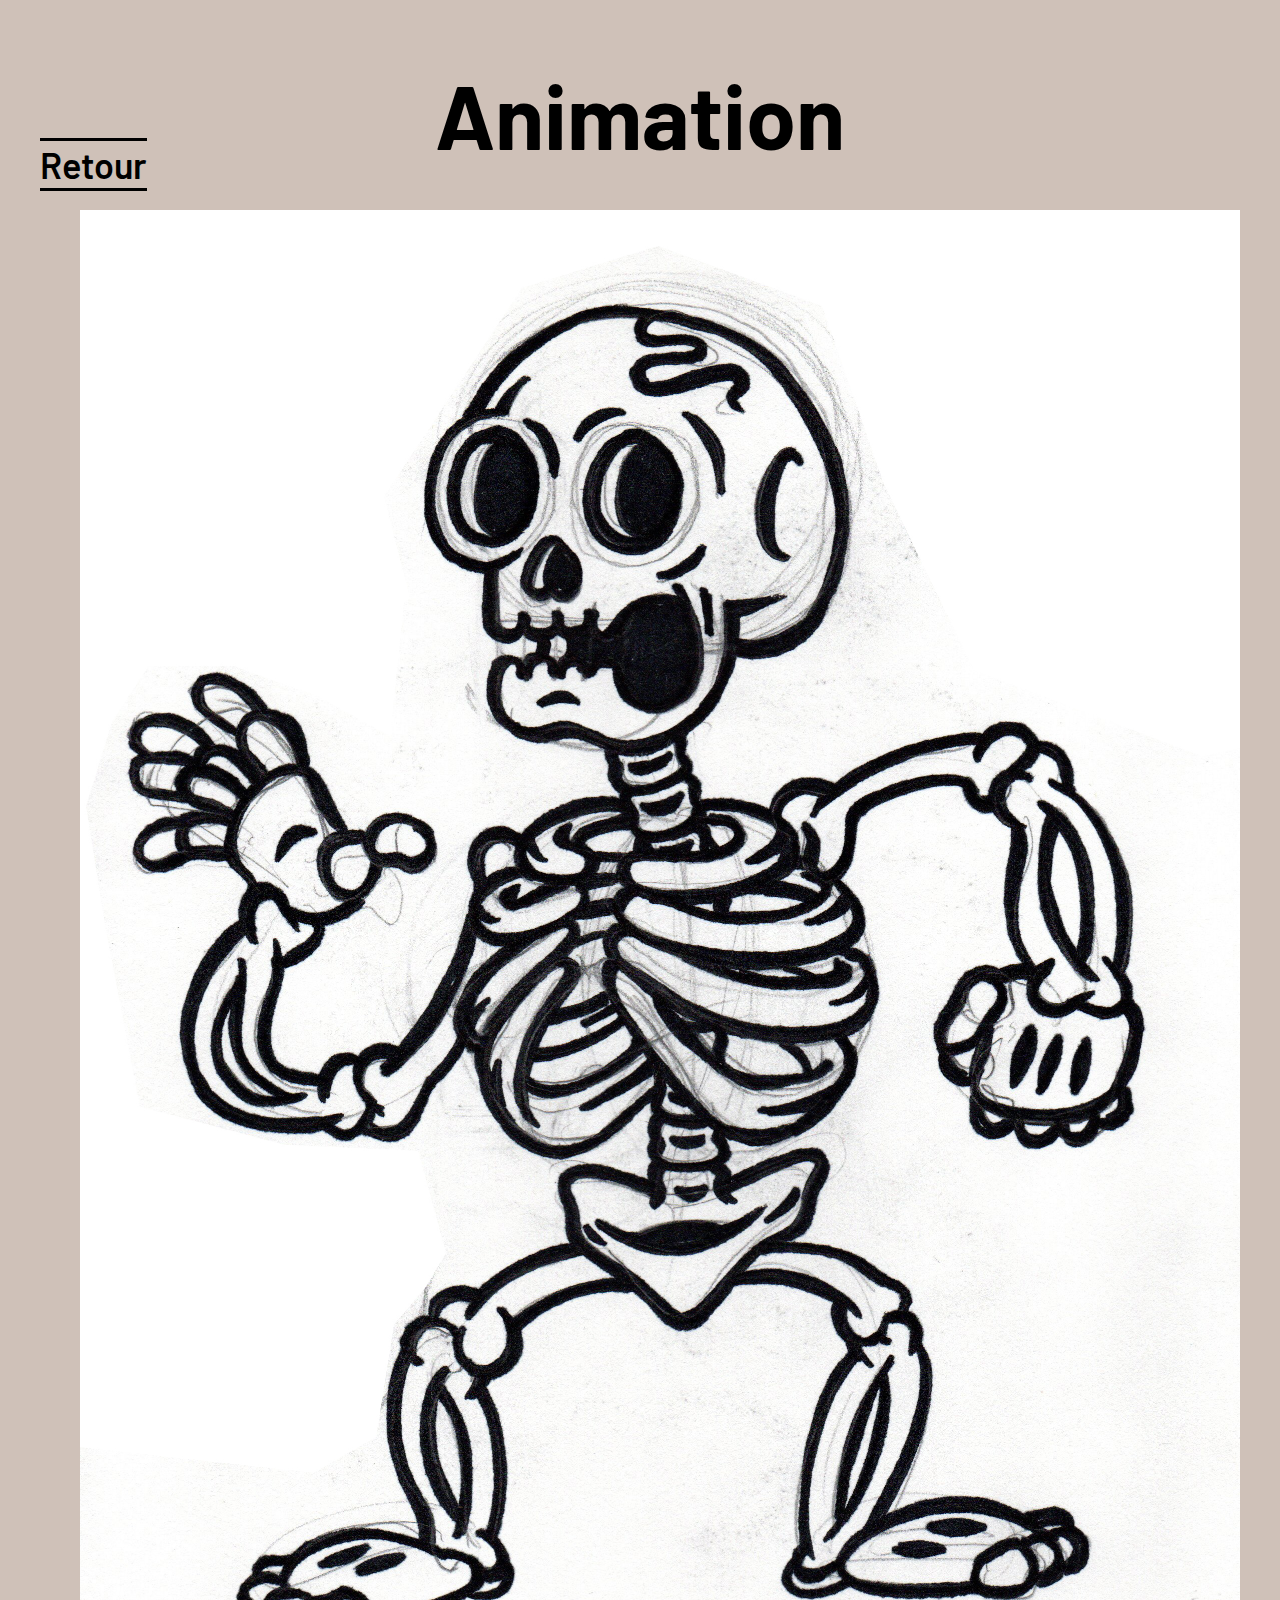
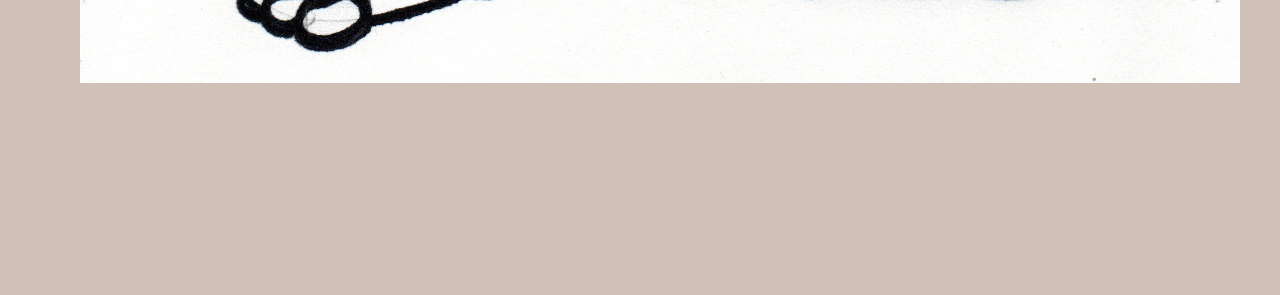
<file: Animation.html>
<!DOCTYPE html>
<html lang="en">
<head>
    <meta charset="UTF-8">
    <meta name="viewport" content="width=device-width, initial-scale=1.0">
    <title>Animation</title>
    <link rel="stylesheet" href="styles.css">
    <link rel="preconnect" href="https://fonts.googleapis.com">
    <link rel="preconnect" href="https://fonts.gstatic.com" crossorigin>
    <link href="https://fonts.googleapis.com/css2?family=Barlow:ital,wght@0,100;0,200;0,300;0,400;0,500;0,600;0,700;0,800;0,900;1,100;1,200;1,300;1,400;1,500;1,600;1,700;1,800;1,900" rel="stylesheet">
</head>
<body>
    <header class="header-style">
        <h1 class="center-title">Animation</h1>
        <nav class="nav-style">
            <ul>
                <li><a href="index.html">Retour</a></li>
            </ul>
        </nav>
    </header>
    <section class="images__section">
        <ul class="image__list">
            <li class="image-list__item"><img src="./assets/images/anim_03.jpg" alt="Bonie" /></li>
        </ul>
    </section>
</body>
</html>
</file>
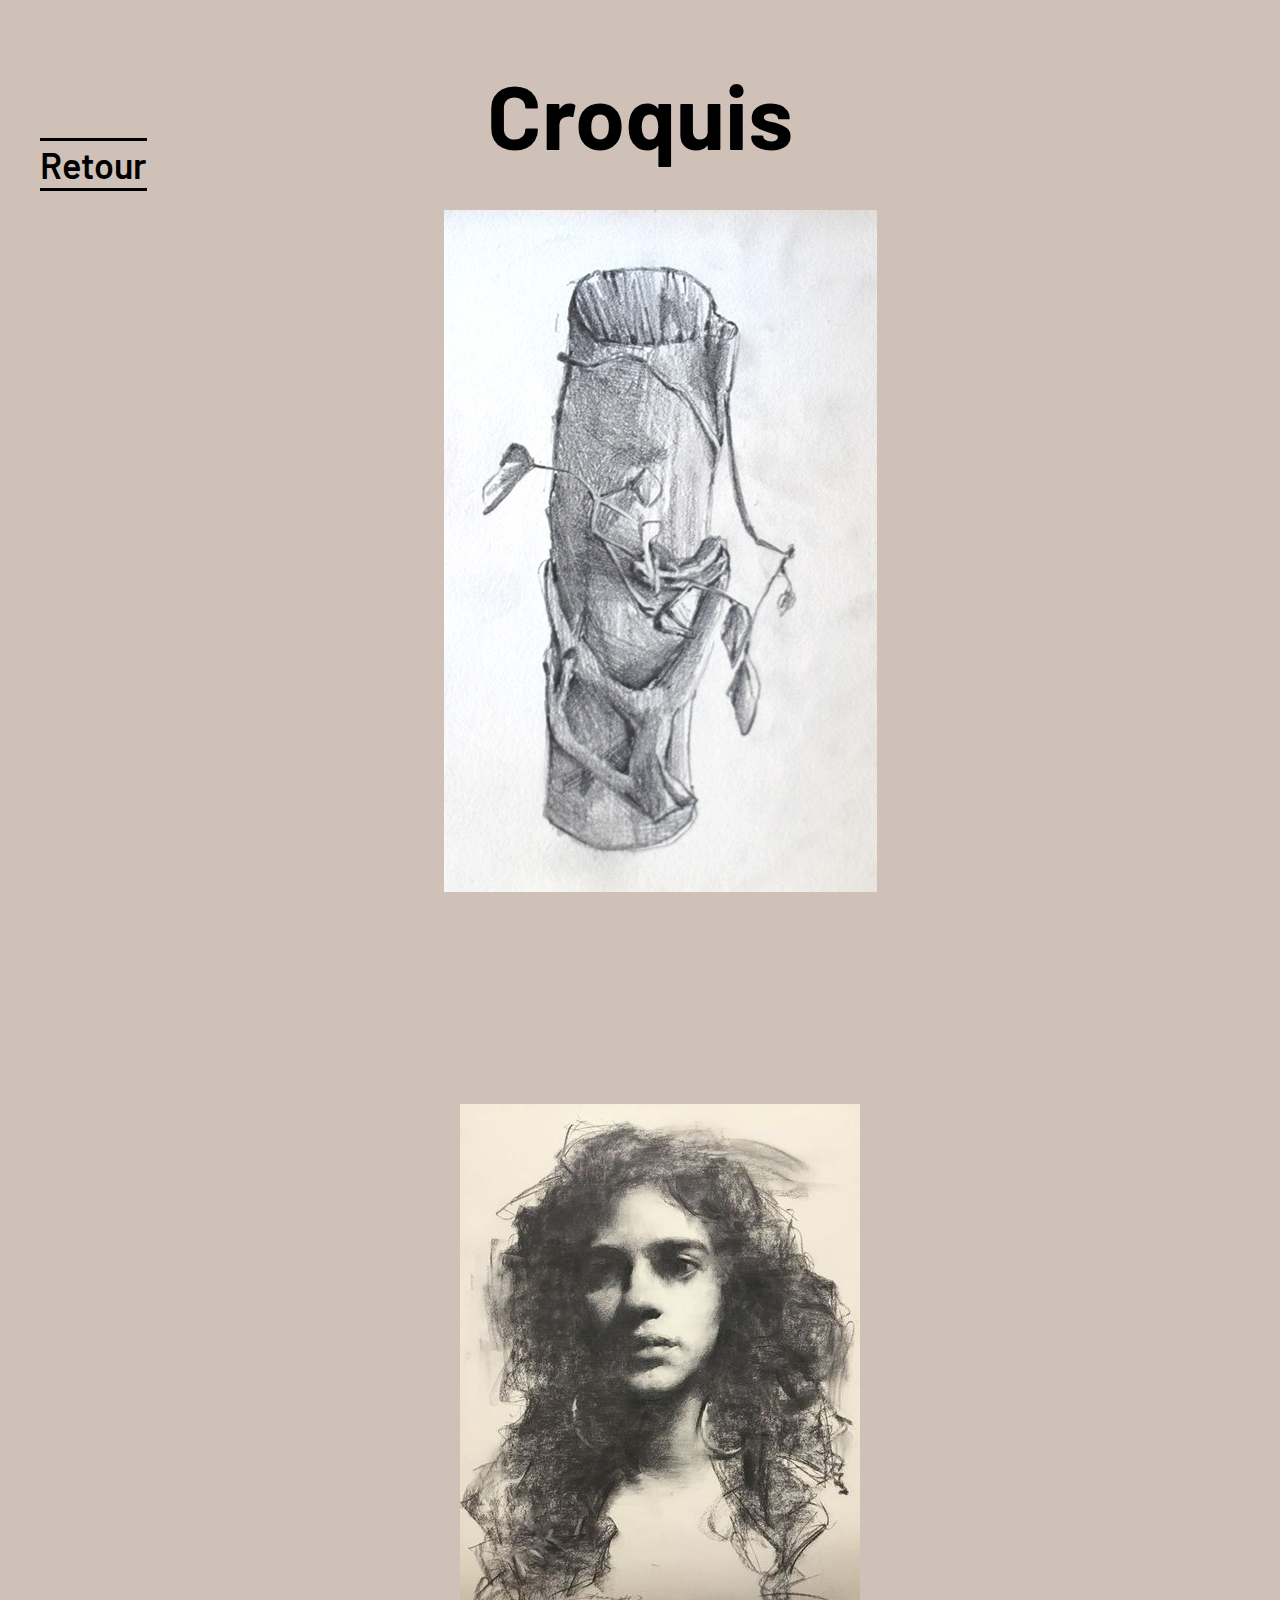
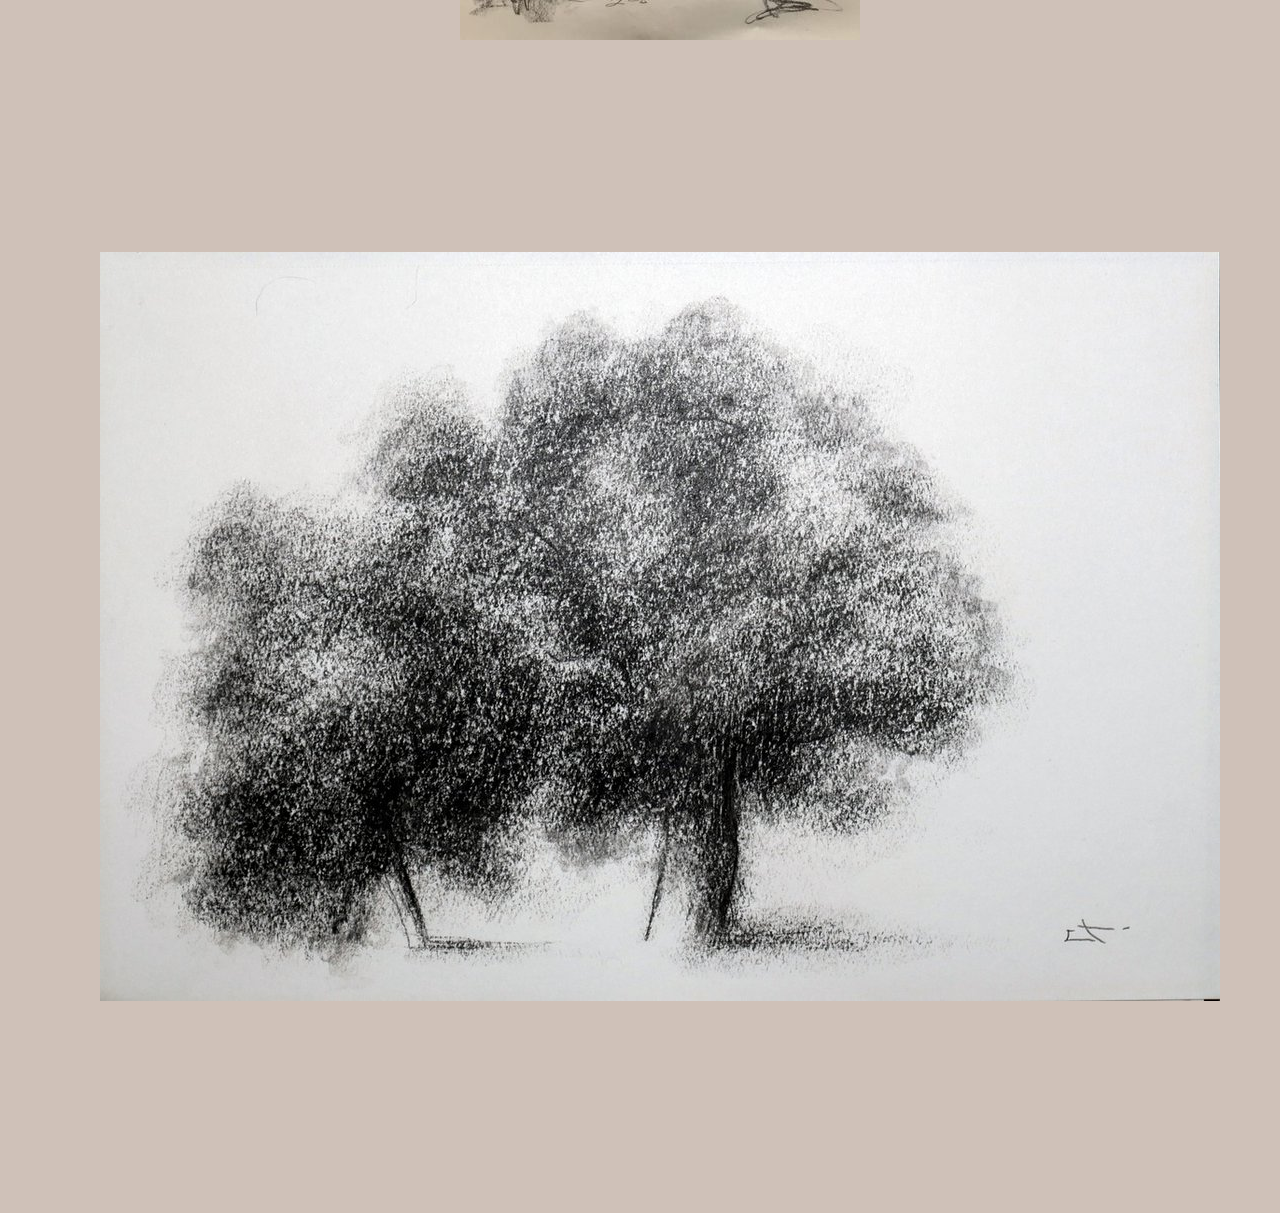
<file: Croquis.html>
<!DOCTYPE html>
<html lang="en">
<head>
    <meta charset="UTF-8">
    <meta name="viewport" content="width=device-width, initial-scale=1.0">
    <title>Croquis</title>
    <link rel="stylesheet" href="styles.css">
    <link rel="preconnect" href="https://fonts.googleapis.com">
    <link rel="preconnect" href="https://fonts.gstatic.com" crossorigin>
    <link href="https://fonts.googleapis.com/css2?family=Barlow:ital,wght@0,100;0,200;0,300;0,400;0,500;0,600;0,700;0,800;0,900;1,100;1,200;1,300;1,400;1,500;1,600;1,700;1,800;1,900" rel="stylesheet">
</head>
<body>
    <header class="header-style">
        <h1 class="center-title">Croquis</h1>
        <nav class="nav-style">
            <ul>
                <li><a href="index.html">Retour</a></li>
            </ul>
        </nav>
    </header>
    <section class="images__section">
        <ul class="image__list">
            <li class="image-list__item"><img src="./assets/images/fusain_00.jpg" alt="Un beau bout de bois au fusain" /></li>
            <li class="image-list__item"><img src="./assets/images/fusain_01.jpg" alt="un beau portrait au fusain" /></li>
            <li class="image-list__item"><img src="./assets/images/fusain_02.jpg" alt="un bel arbre au fusain" /></li>
        </ul>
    </section>
</body>
</html>
</file>
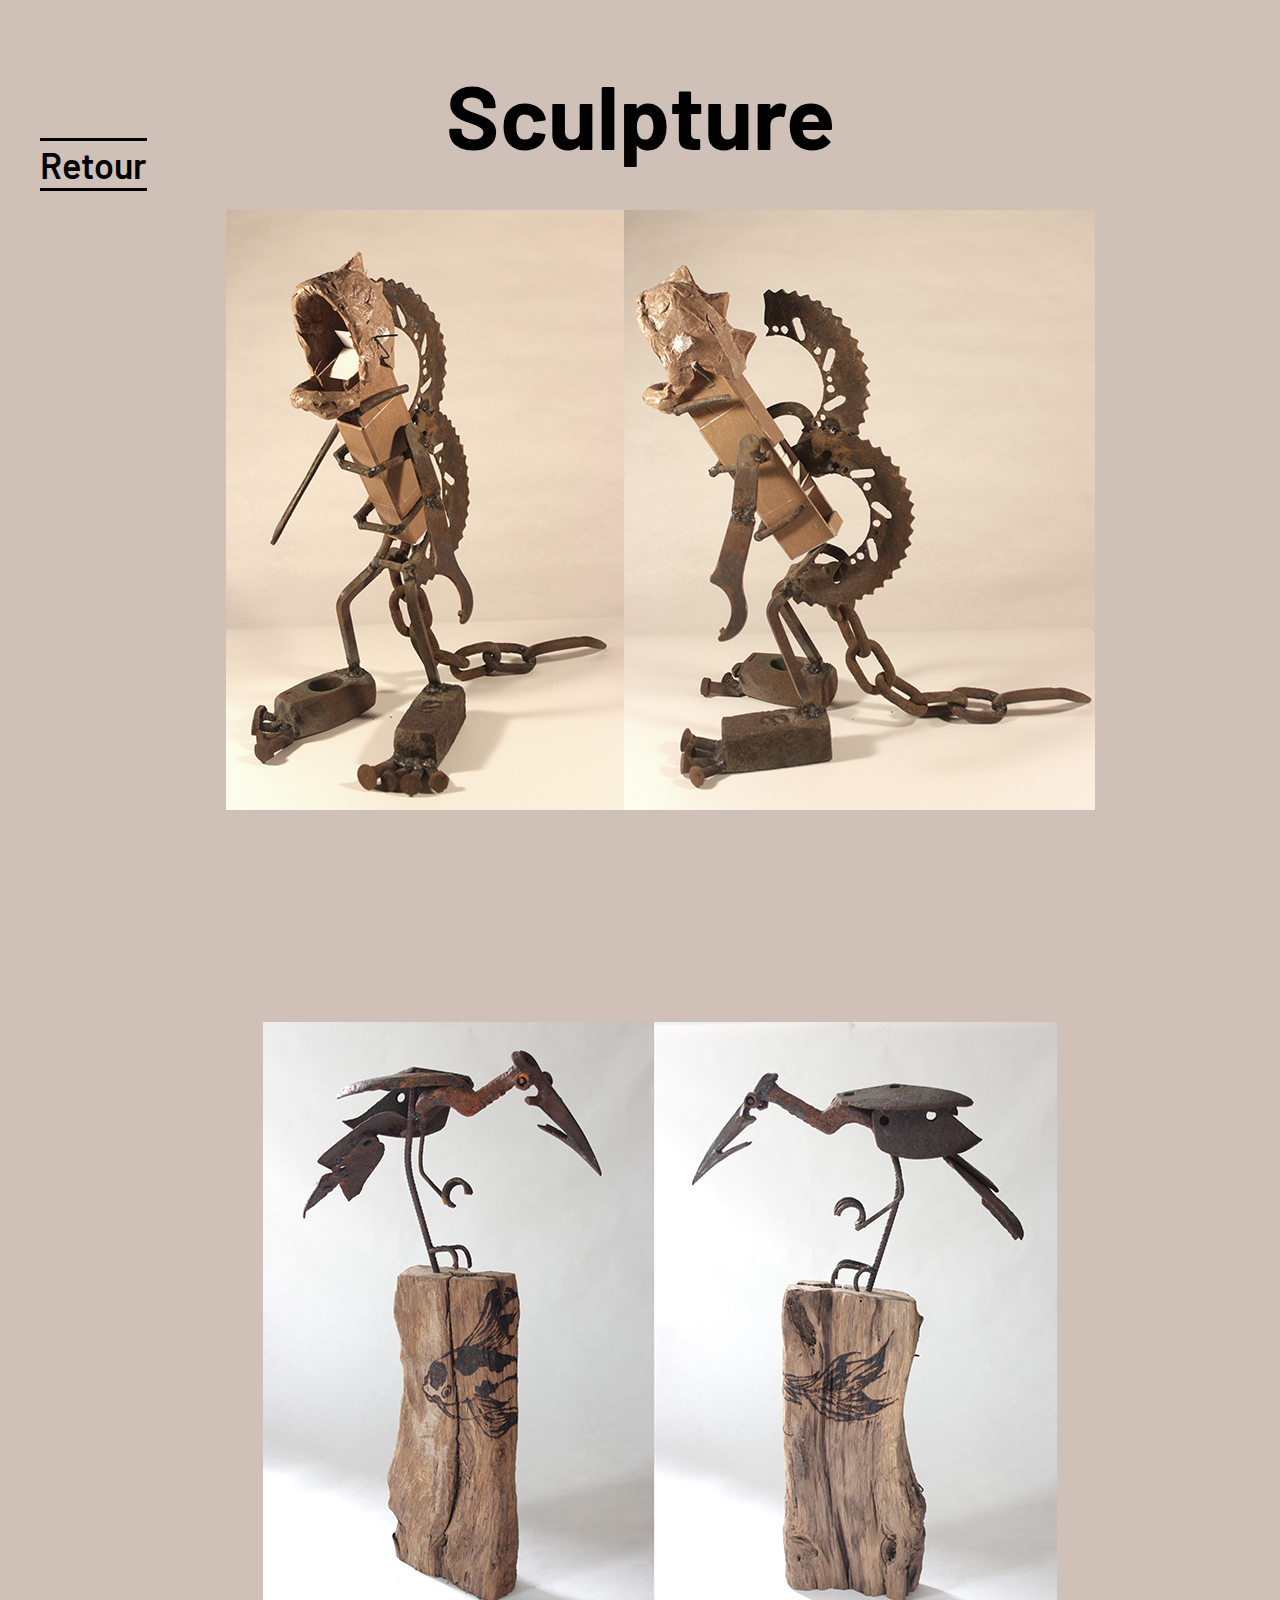
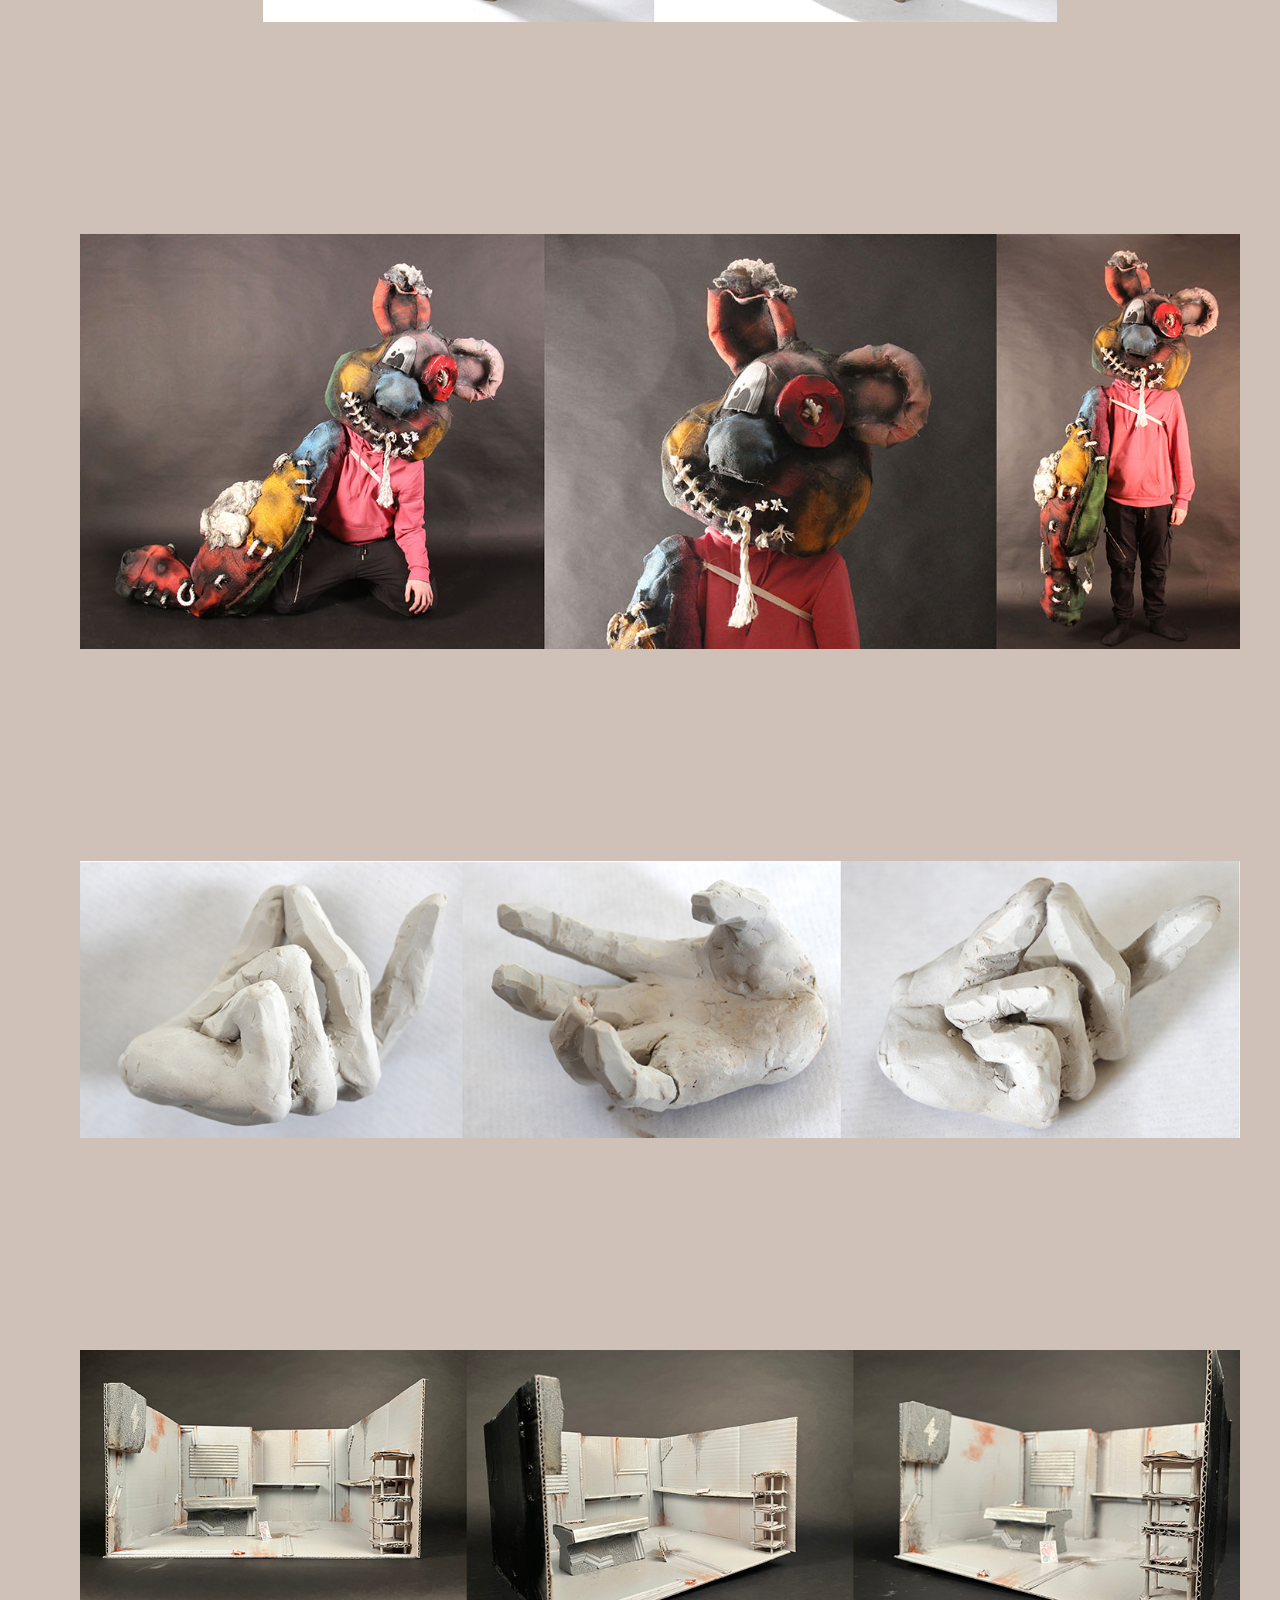
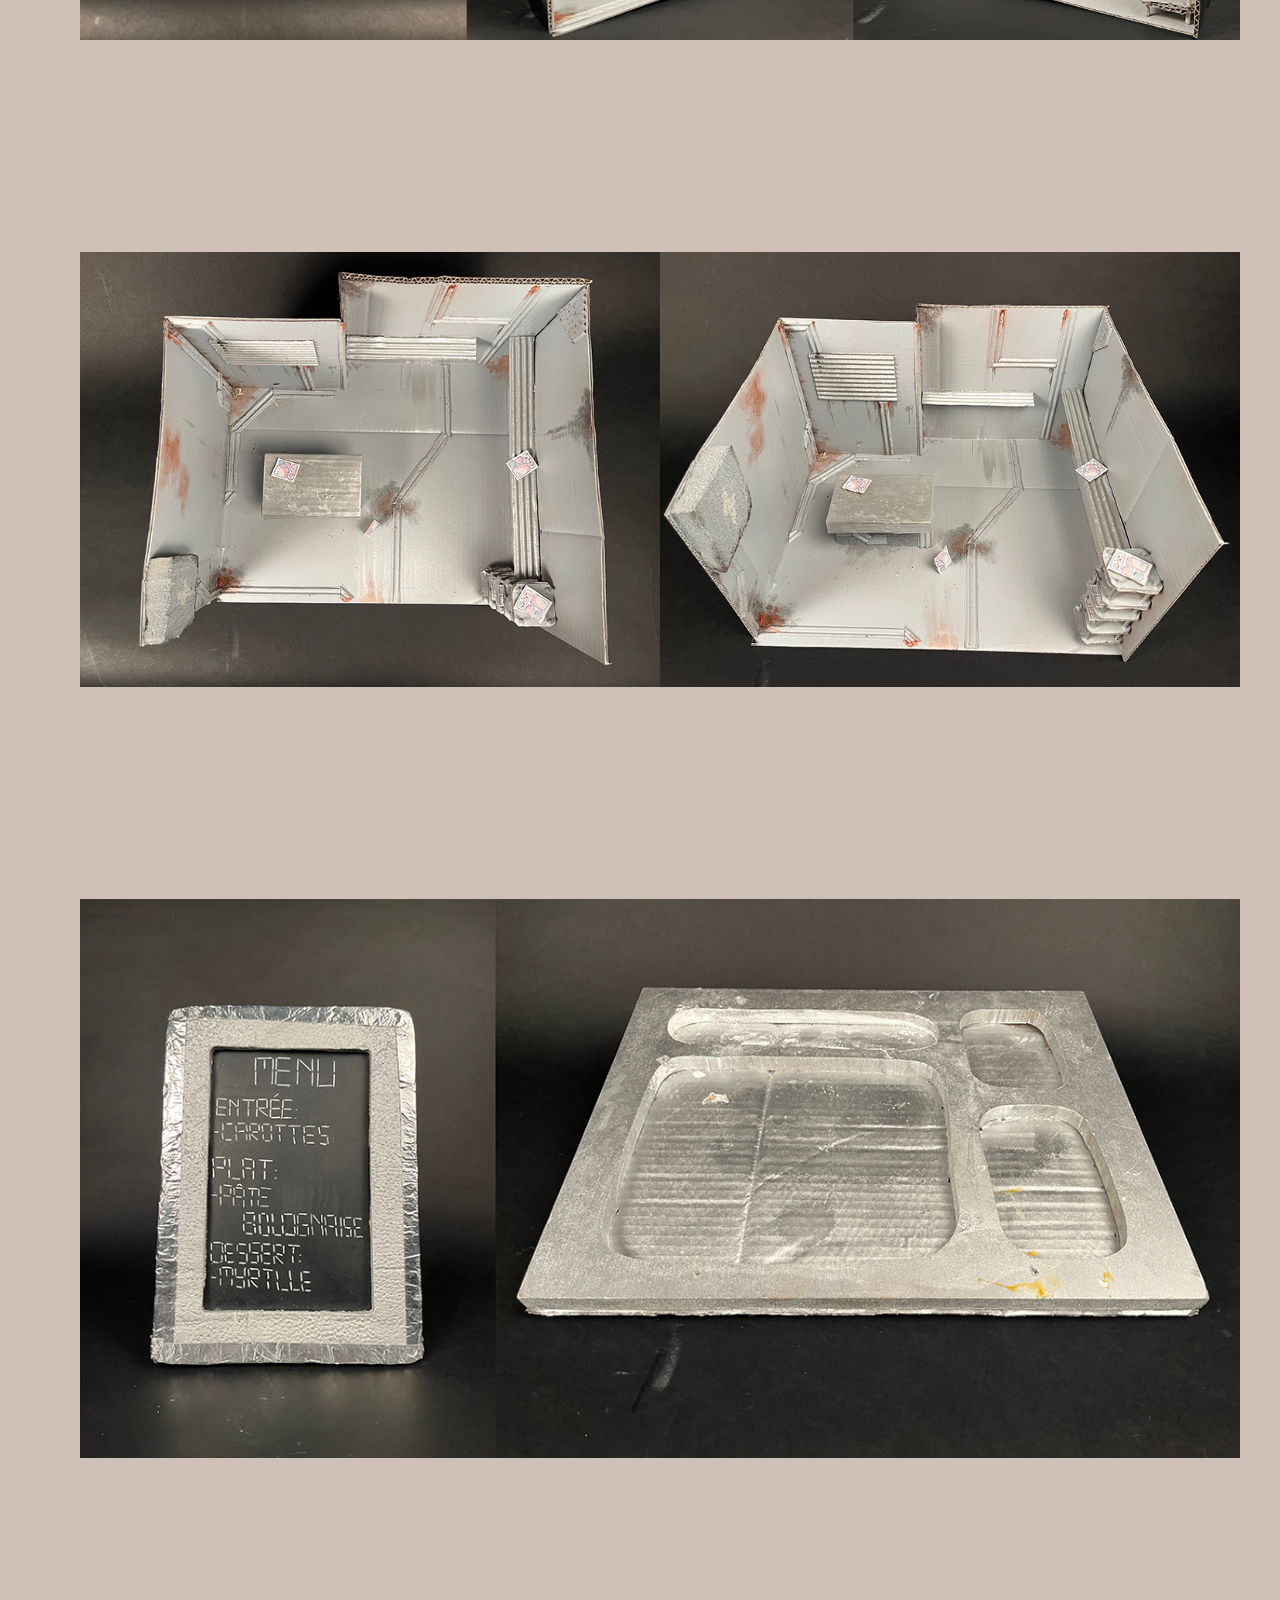
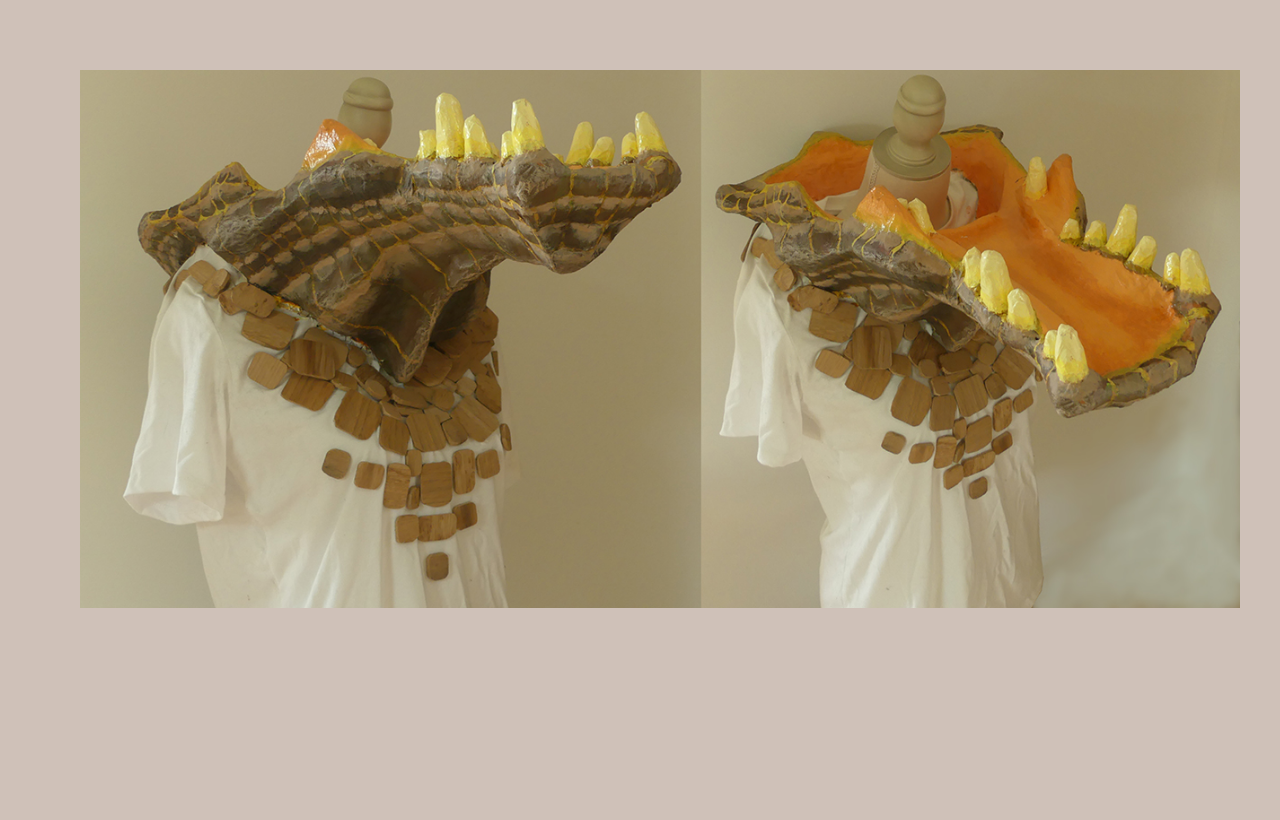
<file: Sculpture.html>
<!DOCTYPE html>
<html lang="en">
<head>
    <meta charset="UTF-8">
    <meta name="viewport" content="width=device-width, initial-scale=1.0">
    <title>Sculpture</title>
    <link rel="stylesheet" href="styles.css">
    <link rel="preconnect" href="https://fonts.googleapis.com">
    <link rel="preconnect" href="https://fonts.gstatic.com" crossorigin>
    <link href="https://fonts.googleapis.com/css2?family=Barlow:ital,wght@0,100;0,200;0,300;0,400;0,500;0,600;0,700;0,800;0,900;1,100;1,200;1,300;1,400;1,500;1,600;1,700;1,800;1,900" rel="stylesheet">
</head>
<body>
    <header class="header-style">
        <h1 class="center-title">Sculpture</h1>
        <nav class="nav-style">
            <ul>
                <li><a href="index.html">Retour</a></li>
            </ul>
        </nav>
    </header>
    <section class="images__section">
        <ul class="image__list">
            <li class="image-list__item"><img src="S_001.jpg" alt="Boni" /></li>
            <li class="image-list__item"><img src="S_002.JPG" alt="Boni" /></li>
            <li class="image-list__item"><img src="S_003.jpg" alt="Boni" /></li>
            <li class="image-list__item"><img src="S_004.JPG" alt="Boni" /></li>
            <li class="image-list__item"><img src="S_005.jpg" alt="Boni" /></li>
            <li class="image-list__item"><img src="S_006.jpg" alt="Boni" /></li>
            <li class="image-list__item"><img src="S_007.jpg" alt="Boni" /></li>
            <li class="image-list__item"><img src="S_008f.jpg" alt="Boni" /></li>
        </ul>
    </section>
</body>
</html>
</file>
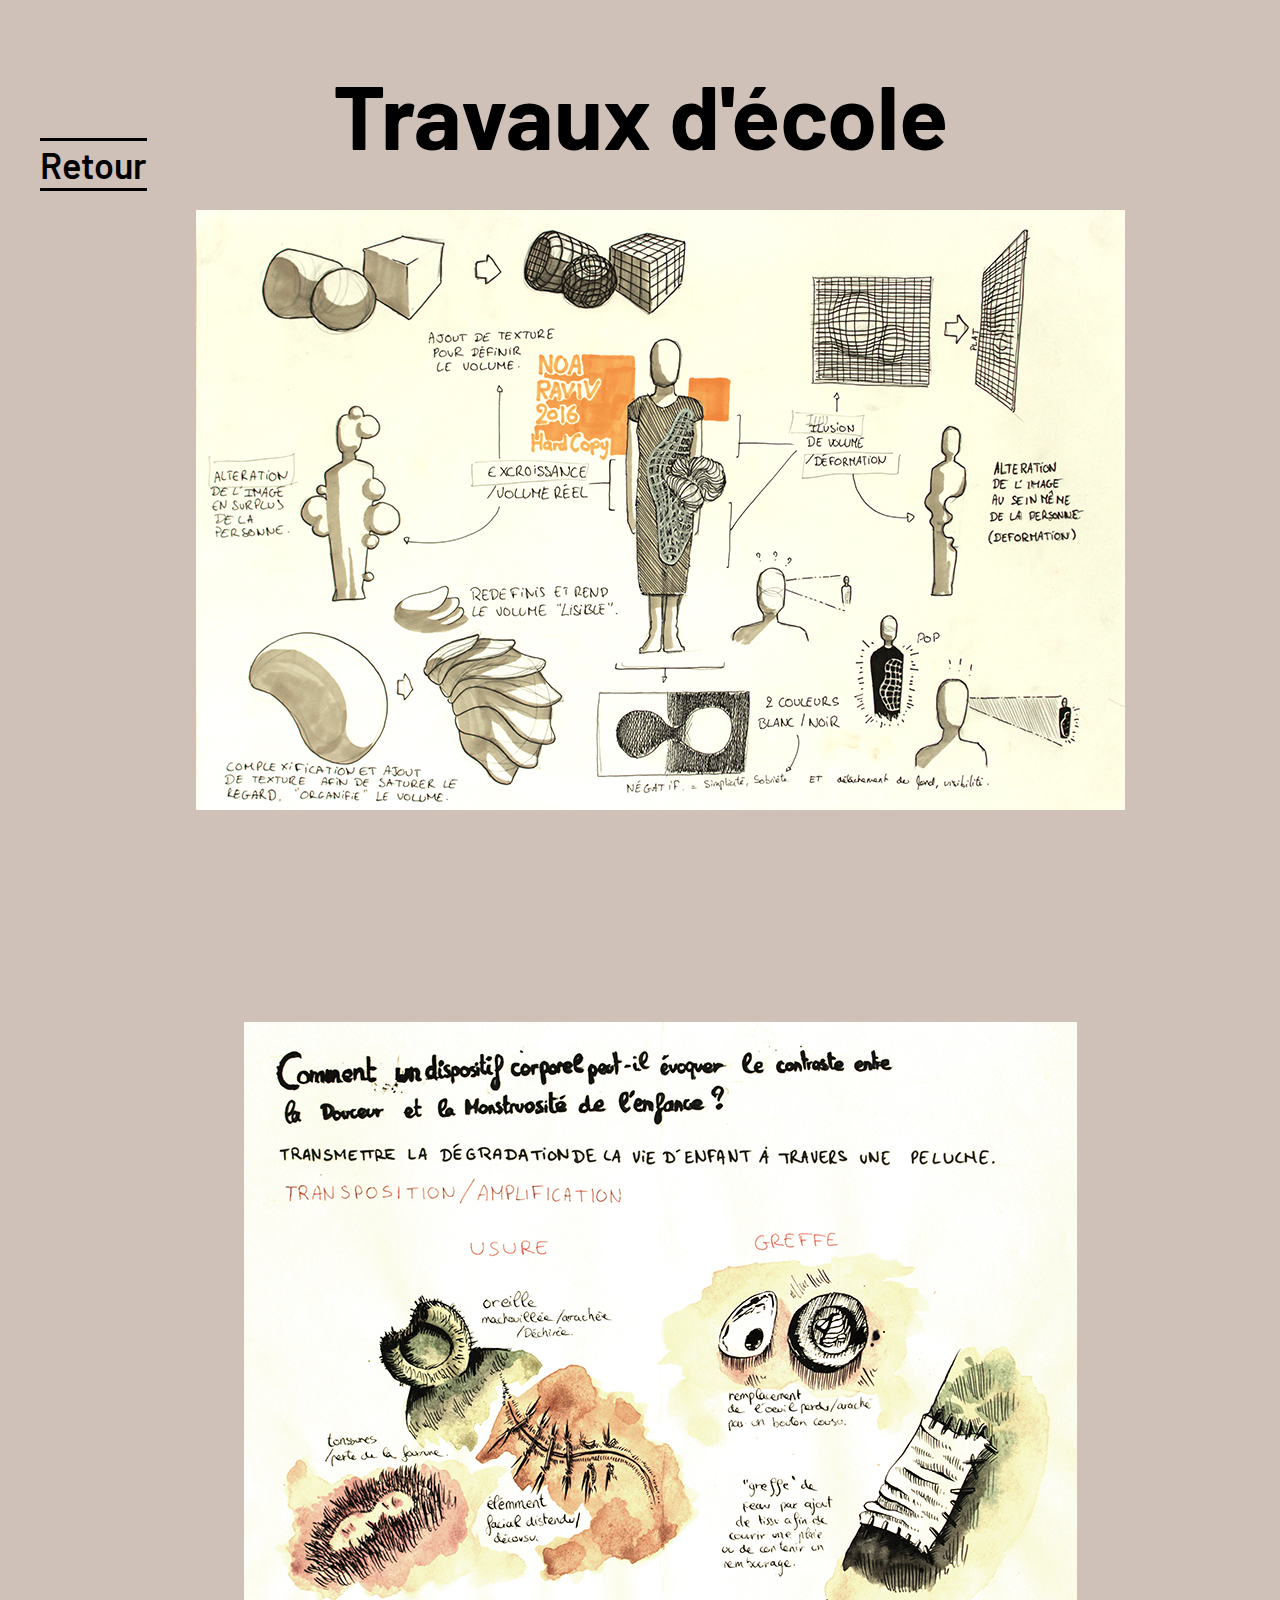
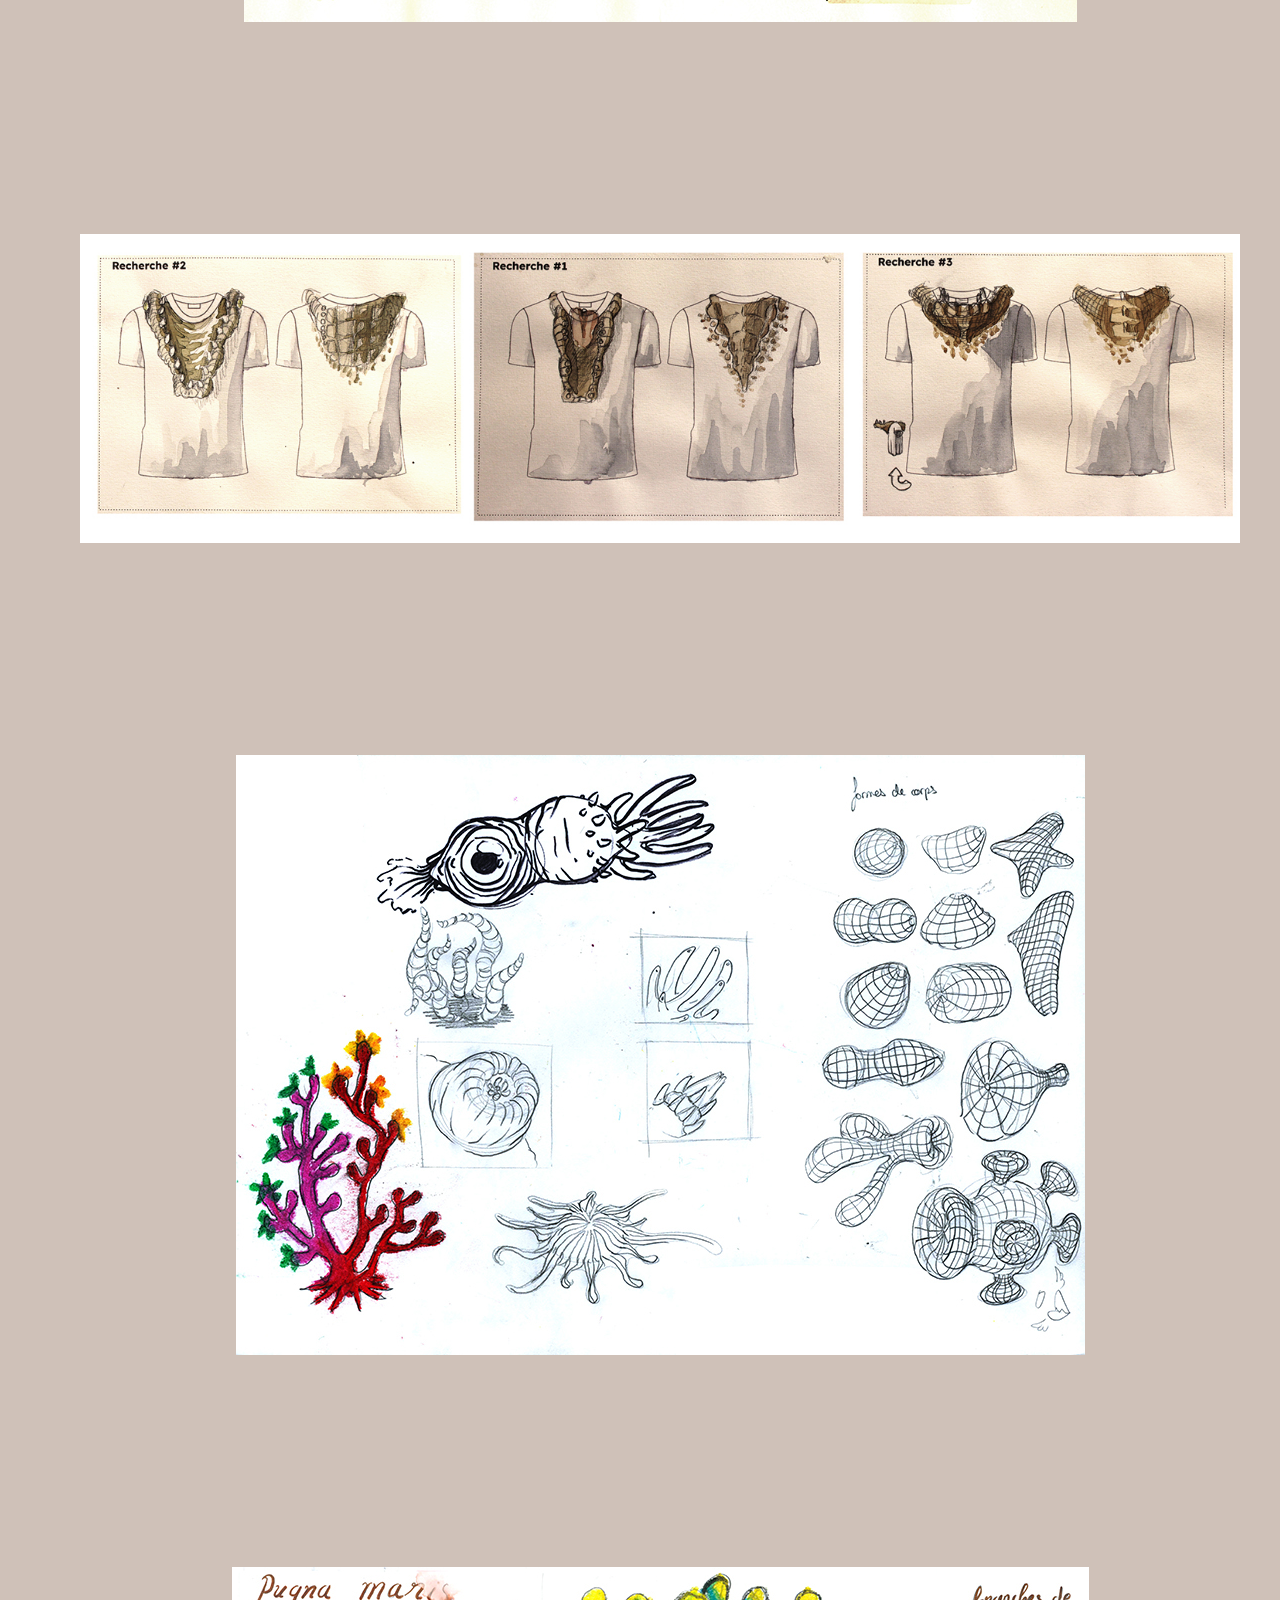
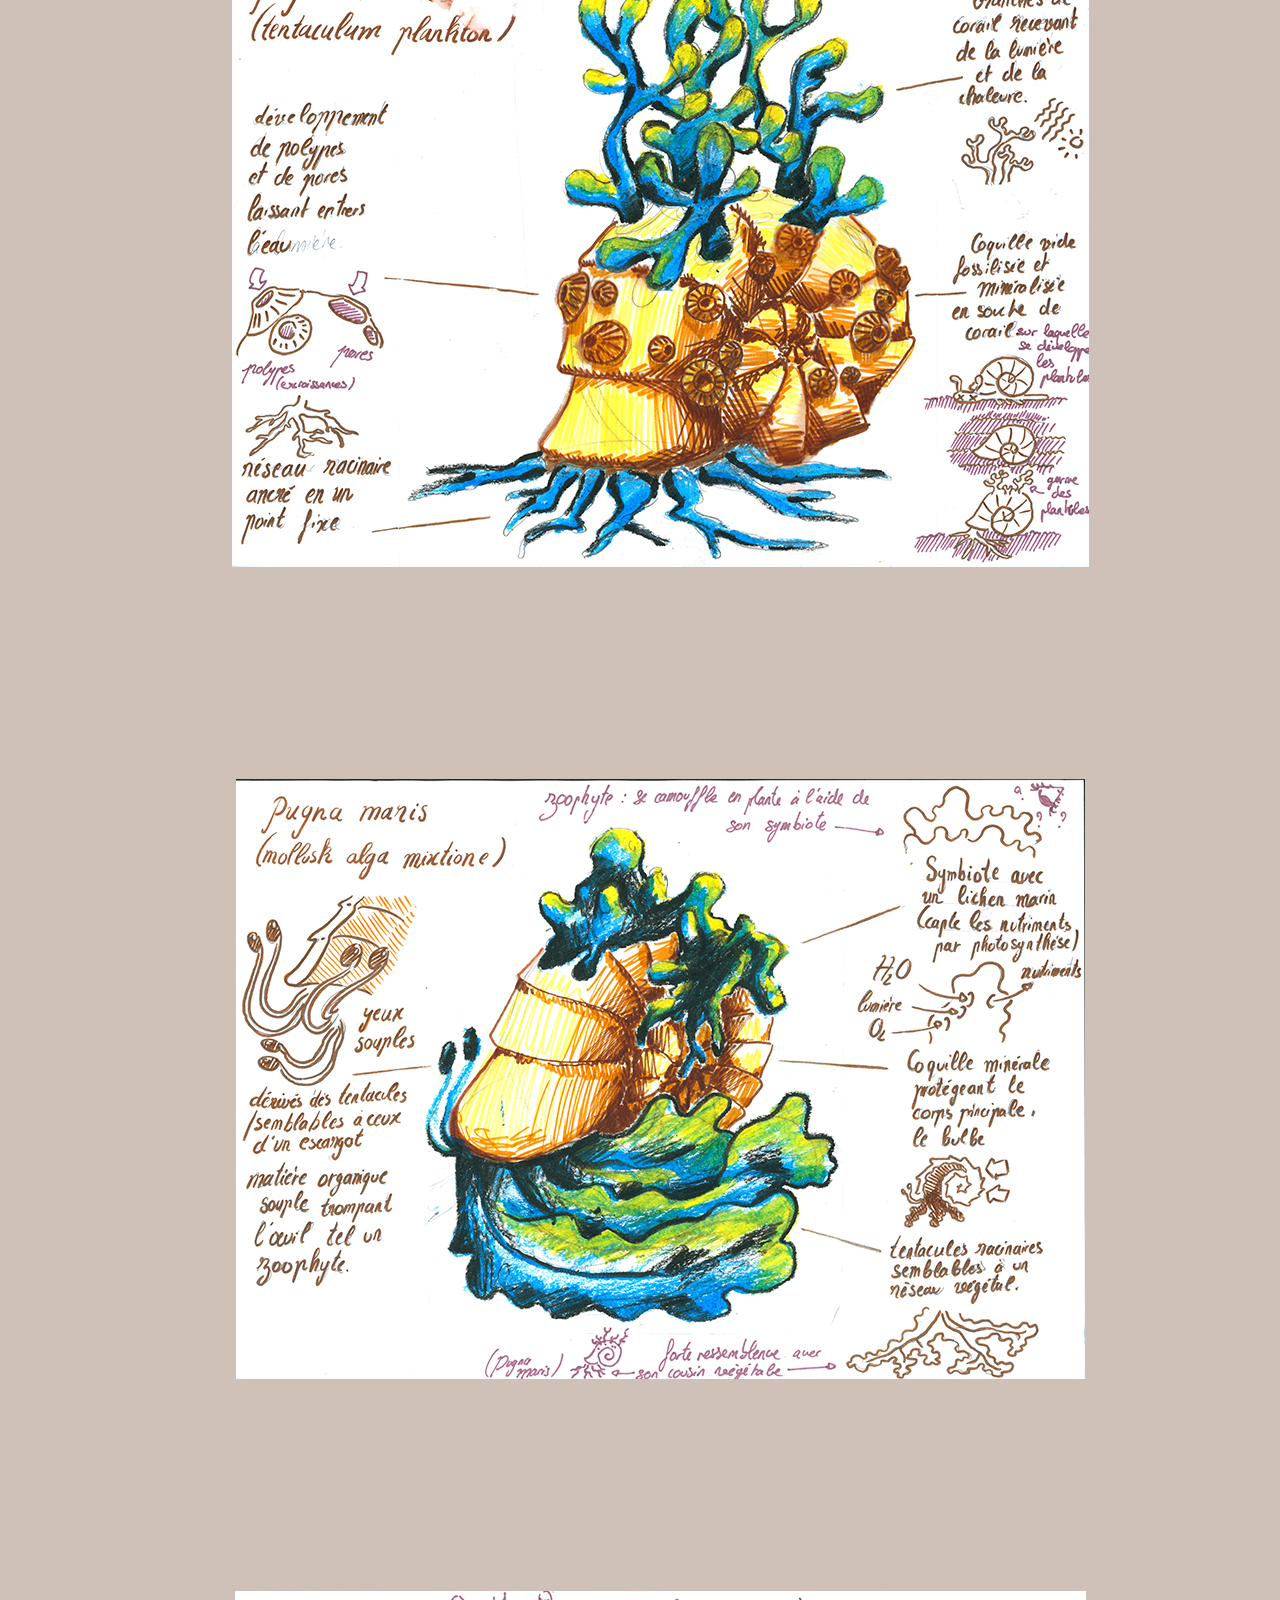
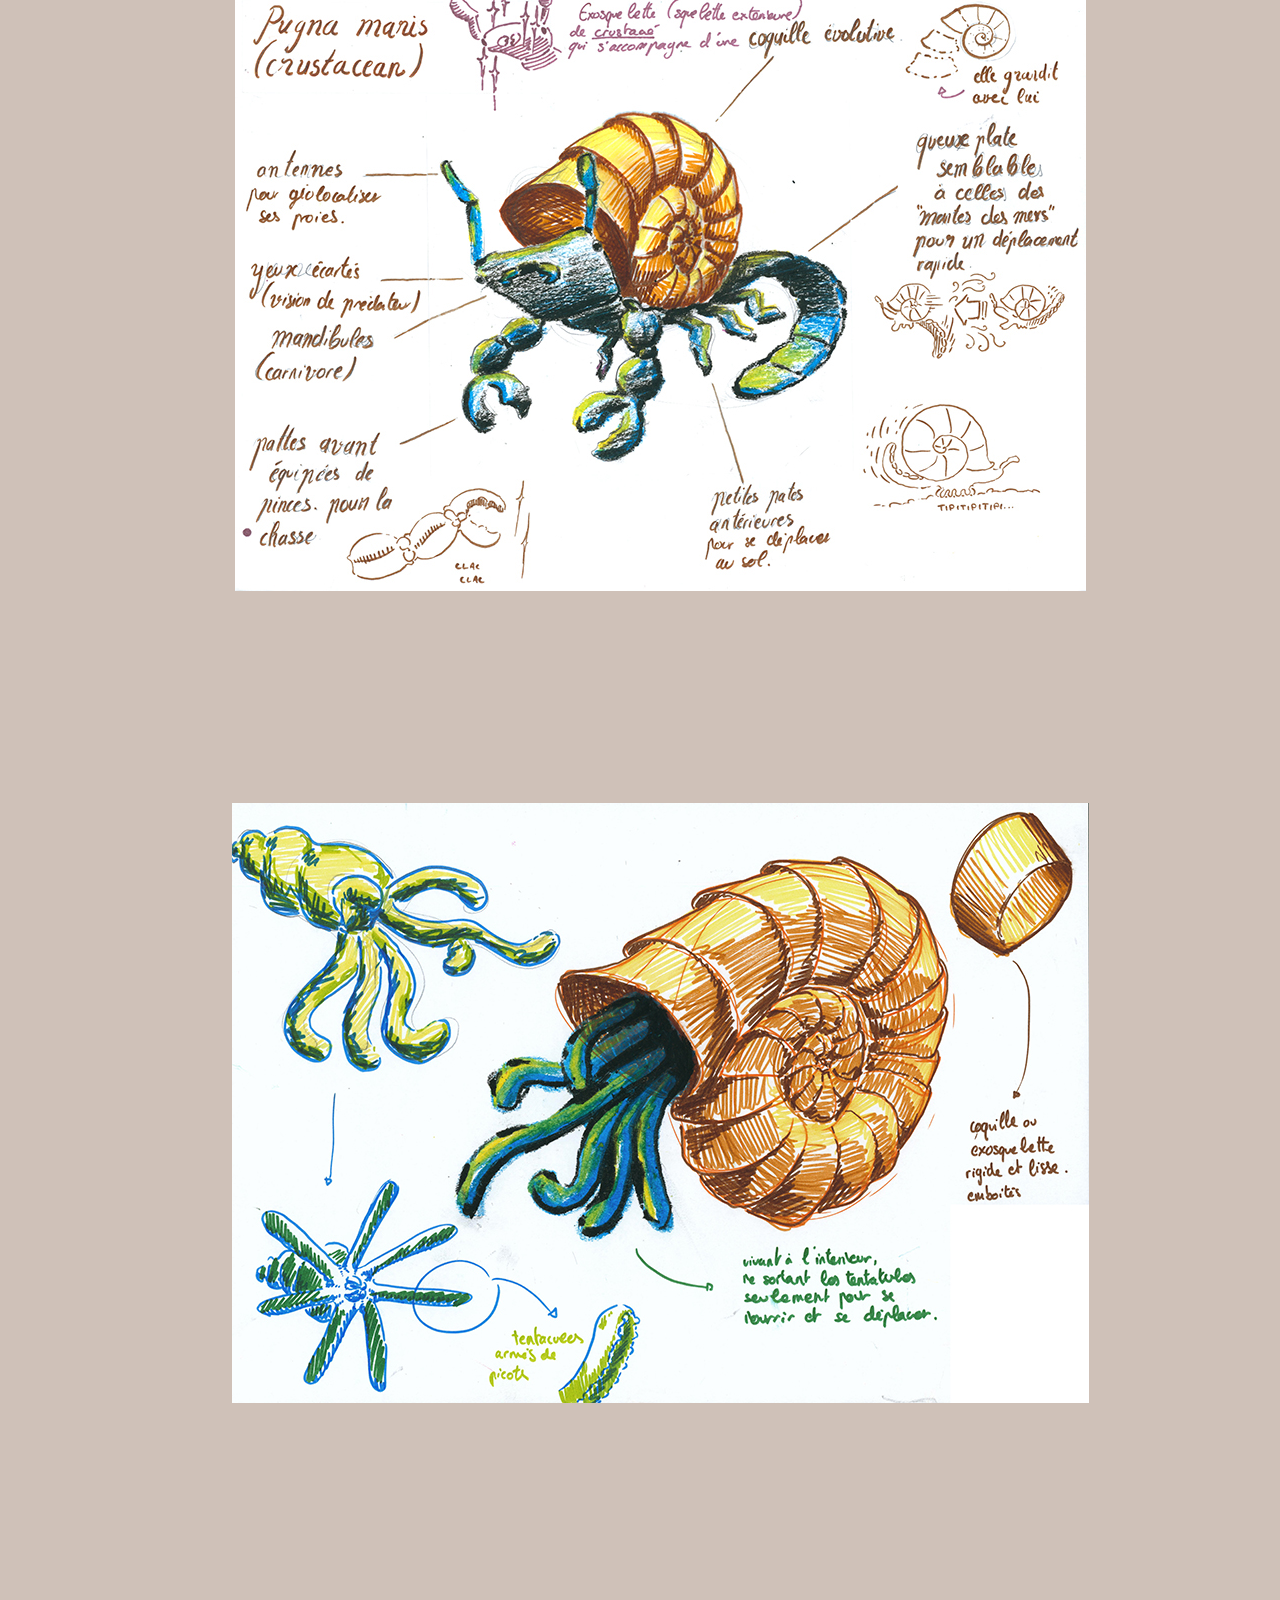
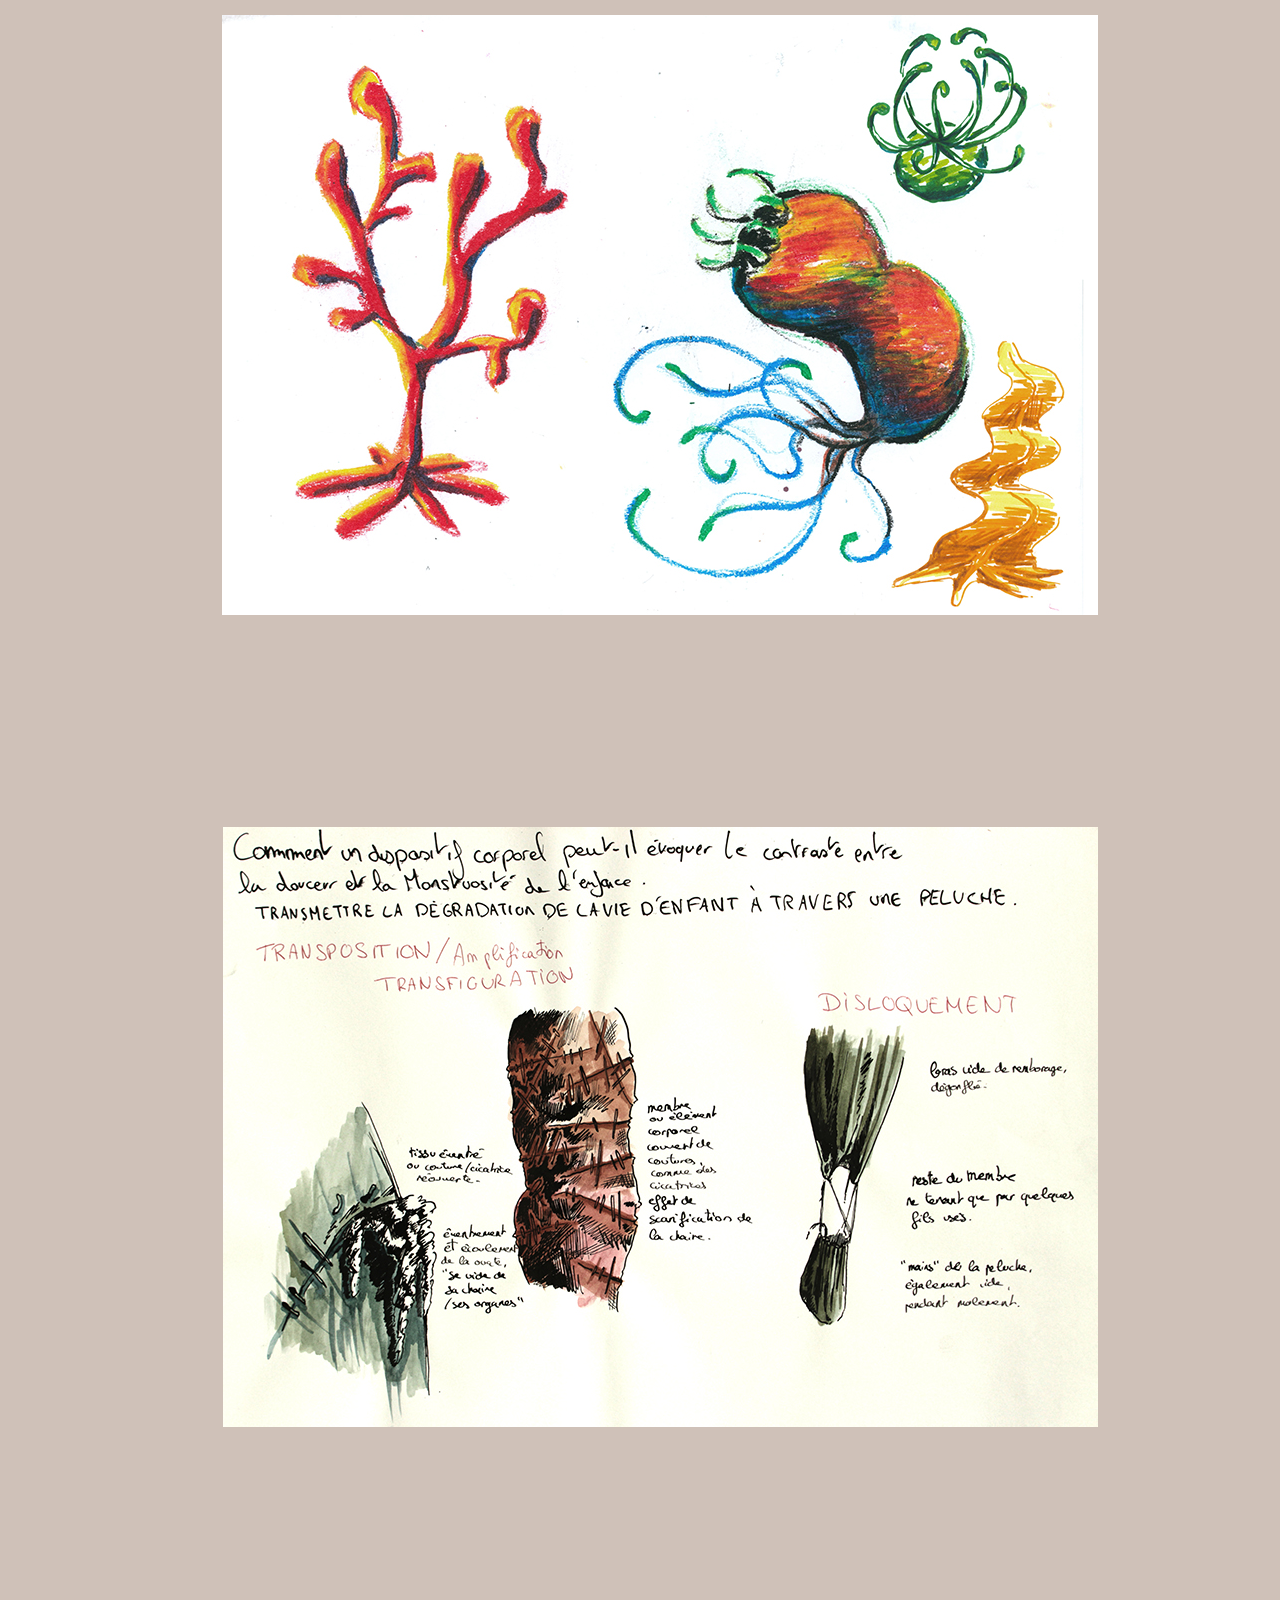
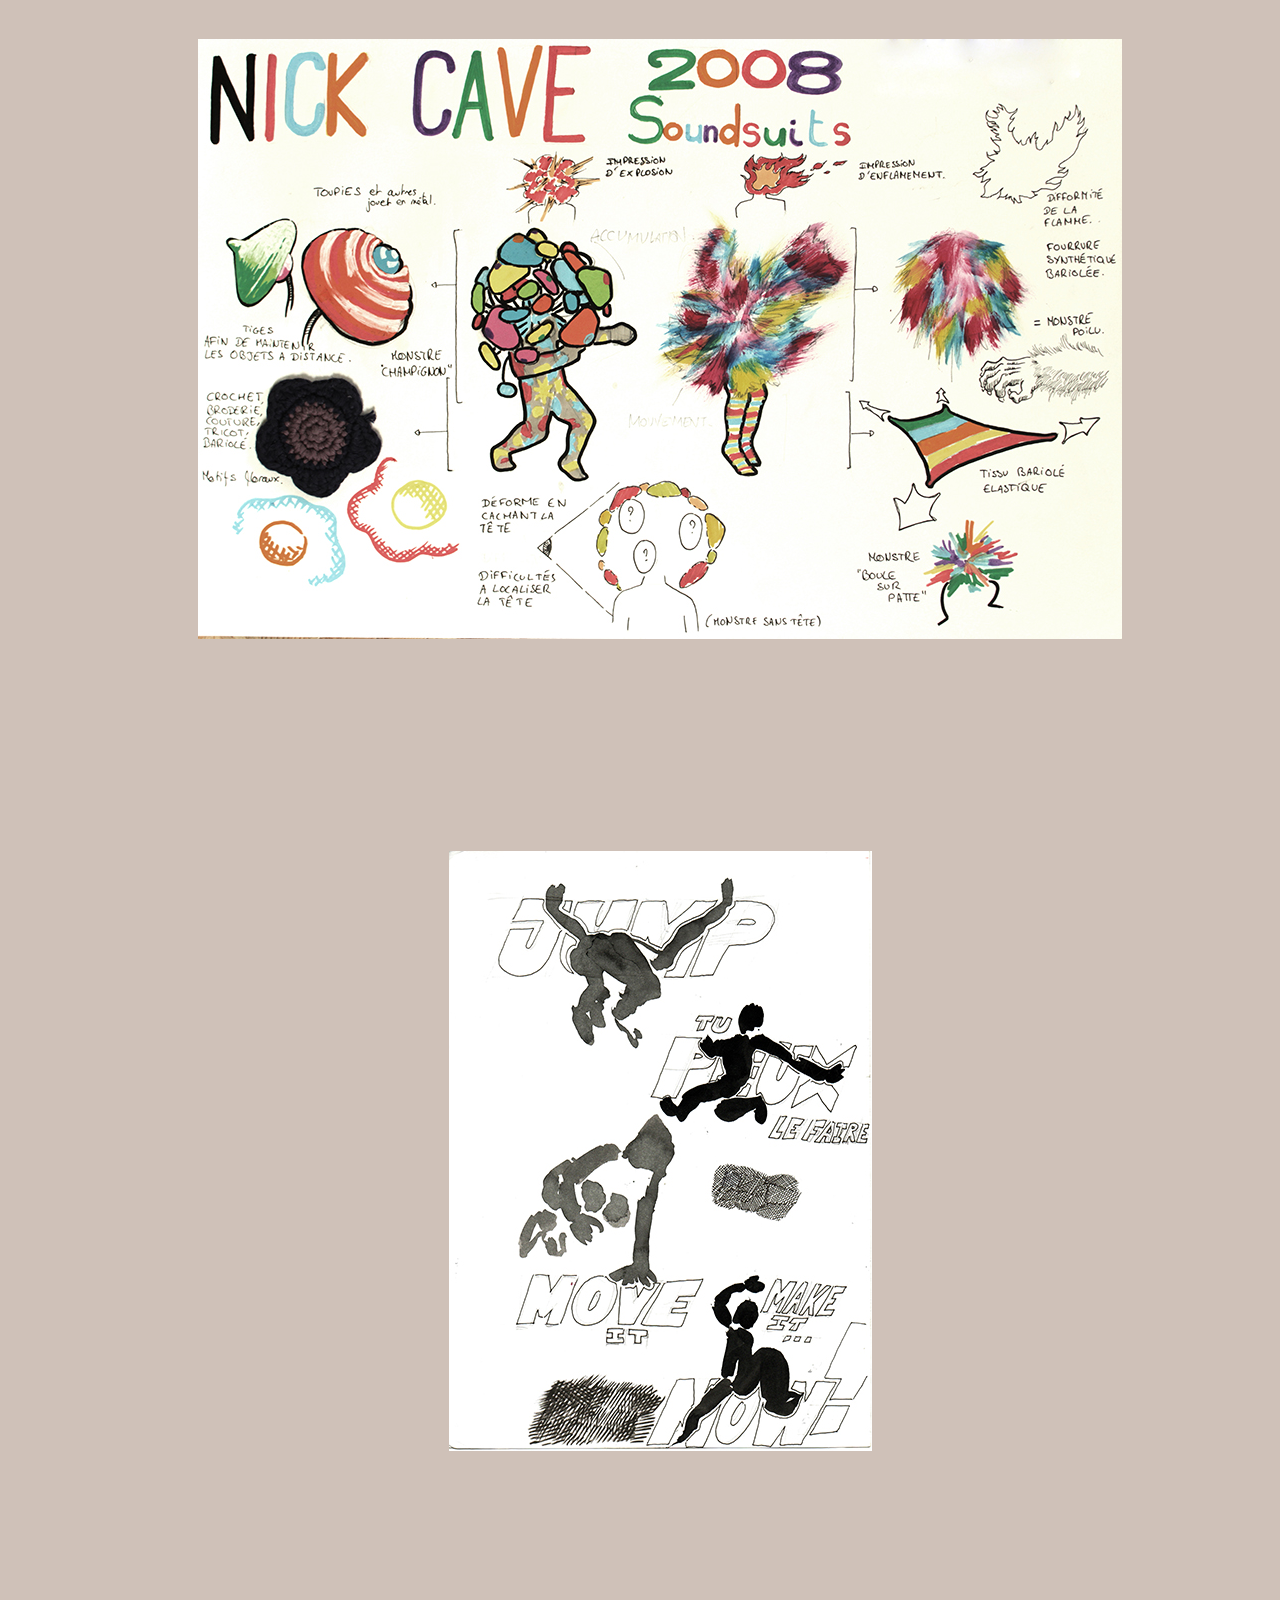
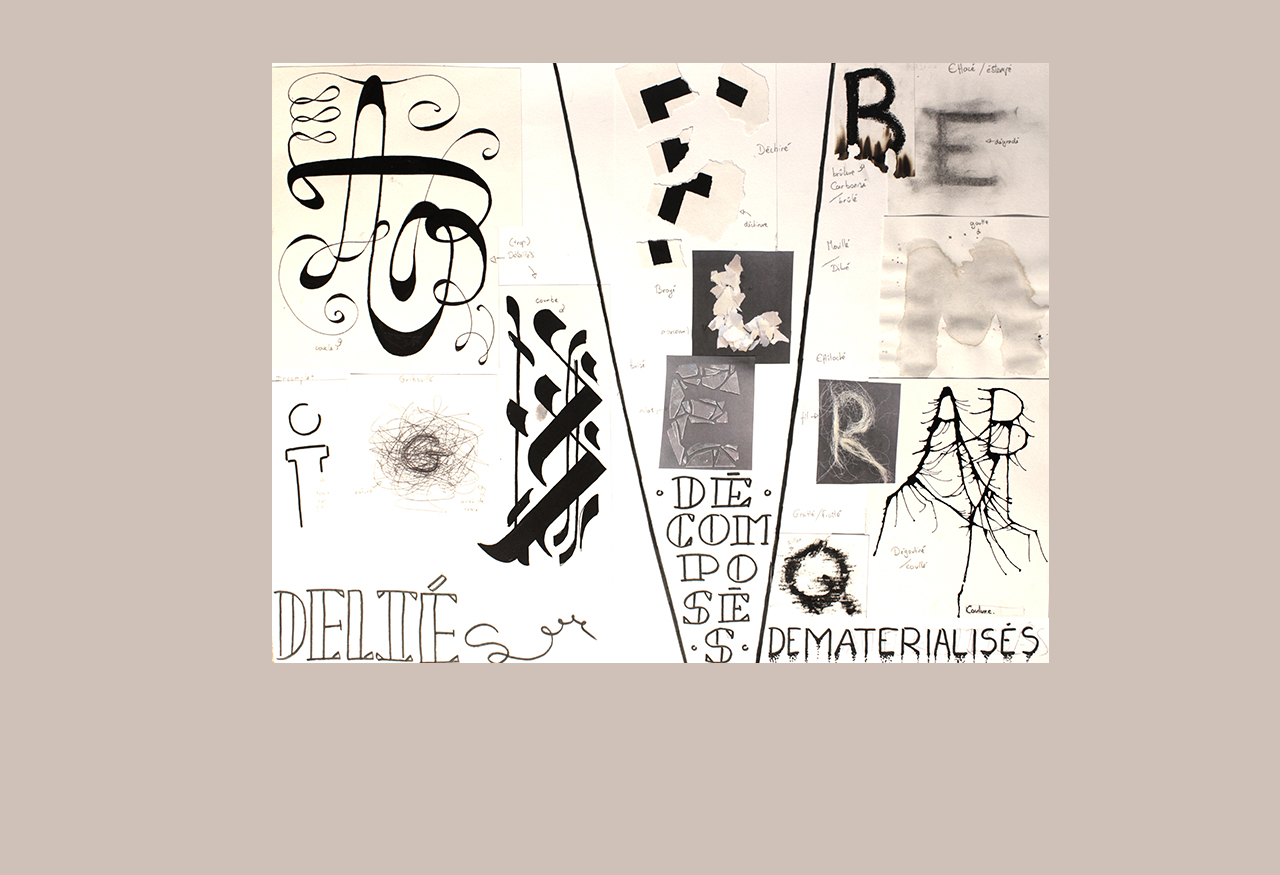
<file: TravauxEcole.html>
<!DOCTYPE html>
<html lang="en">
<head>
    <meta charset="UTF-8">
    <meta name="viewport" content="width=device-width, initial-scale=1.0">
    <title>Travaux d'école</title>
    <link rel="stylesheet" href="styles.css">
    <link rel="preconnect" href="https://fonts.googleapis.com">
    <link rel="preconnect" href="https://fonts.gstatic.com" crossorigin>
    <link href="https://fonts.googleapis.com/css2?family=Barlow:ital,wght@0,100;0,200;0,300;0,400;0,500;0,600;0,700;0,800;0,900;1,100;1,200;1,300;1,400;1,500;1,600;1,700;1,800;1,900" rel="stylesheet">
</head>
<body>
    <header class="header-style">
        <h1 class="center-title">Travaux d'école</h1>
        <nav class="nav-style">
            <ul>
                <li><a href="index.html">Retour</a></li>
            </ul>
        </nav>
    </header>
    <section class="images__section">
        <ul class="image__list">
            <li class="image-list__item"><img src="TDE_001.jpg" alt="Boni" /></li>
            <li class="image-list__item"><img src="TDE_002.jpg" alt="Boni" /></li>
            <li class="image-list__item"><img src="TDE_003.jpg" alt="Boni" /></li>
            <li class="image-list__item"><img src="TDE_004.jpg" alt="Boni" /></li>
            <li class="image-list__item"><img src="TDE_005.jpg" alt="Boni" /></li>
            <li class="image-list__item"><img src="TDE_006.jpg" alt="Boni" /></li>
            <li class="image-list__item"><img src="TDE_007.jpg" alt="Boni" /></li>
            <li class="image-list__item"><img src="TDE_008.jpg" alt="Boni" /></li>
            <li class="image-list__item"><img src="TDE_009.jpg" alt="Boni" /></li>
            <li class="image-list__item"><img src="TDE_10.jpg" alt="Boni" /></li>
            <li class="image-list__item"><img src="TDE_11.jpg" alt="Boni" /></li>
            <li class="image-list__item"><img src="TDE_12.jpg" alt="Boni" /></li>
            <li class="image-list__item"><img src="TDE_13.jpg" alt="Boni" /></li>
        </ul>
    </section>
</body>
</html>
</file>
<file: styles.css>
:root {
    font-size: 10px; /* 1rem = 10px */
    --barlow: "Barlow", serif;
    --barlow-thin-weight: 100;
    --barlow-thin-style: normal;
    --barlow-extralight-weight: 200;
    --barlow-extralight-style: normal;
    --barlow-light-weight: 300;
    --barlow-light-style: normal;
    --barlow-regular-weight: 400;
    --barlow-regular-style: normal;
    --barlow-medium-weight: 500;
    --barlow-medium-style: normal;
    --barlow-semibold-weight: 600;
    --barlow-semibold-style: normal;
    --barlow-bold-weight: 700;
    --barlow-bold-style: normal;
    --barlow-extrabold-weight: 800;
    --barlow-extrabold-style: normal;
    --barlow-black-weight: 900;
    --barlow-black-style: normal;
    --barlow-thin-italic-style: italic;
    --barlow-extralight-italic-weight: 200;
    --barlow-light-italic-weight: 300;
    --barlow-regular-italic-weight: 400;
    --barlow-medium-italic-weight: 500;
    --barlow-semibold-italic-weight: 600;
    --barlow-bold-italic-weight: 700;
    --barlow-extrabold-italic-weight: 800;
    --barlow-black-italic-weight: 900;
    --max-width: 120rem; /* Définir la largeur maximale commune */
}

html, body {
    height: 100%;
    margin: 0;
    padding: 0;
}

body {
    margin: 0;
    padding: 0;
    background-color: #cfc1b8;
    font-family: var(--barlow);
    font-weight: var(--barlow-regular-weight);
}

header {
    padding: 2rem;
    text-align: center;
    position: relative; /* Add this line */
}

.header-full-height {
    height: 50%;
    display: flex;
    flex-direction: column;
    justify-content: center; /* Center content vertically */
    align-items: center; /* Center content horizontally */
    margin: 0; /* Add this line to remove outer margin */
}

.header-style {
    display: flex;
    justify-content: space-between;
    align-items: center;
    position: relative;
    padding:0;
}

nav {
    font-size: 3.6rem;
    position: absolute; /* Add this line */
    bottom: 0; /* Add this line */
    width: 100%; /* Add this line */
    max-width: var(--max-width);
    margin: 0 auto;
    left: 50%; /* Add this line */
    transform: translateX(-50%); /* Add this line */
}

.nav-style {
    display: flex;
    align-items: center;
    padding-top:7.1rem;
    bottom:auto;
    top :7.2rem;
}

.nav-style ul {
    display: flex;
    list-style-type: none;
    padding: 0;
    margin: 0;
}

.nav-style ul li {
    margin-right: 1rem;
}

nav ul {
    list-style-type: none;
    padding: 0;
    margin-block: 0; /* Add this line to remove margin-block */
}

nav ul li {
    display: inline;
    margin-right: 1rem;
}

nav ul li a {
    text-decoration: none;
    color: #000; /* Change color to black */
    font-family: var(--barlow);
    position: relative;
    display: inline-block;
}

nav ul li a::before,
nav ul li a::after {
    content: '';
    position: absolute;
    left: 0;
    width: 100%;
    height: 0.3rem;
    background-color: #000;
    transition: transform 0.3s ease;
}

nav ul li a::before {
    top: -0.5rem;
    transform: translateY(0);
}

nav ul li a::after {
    bottom: -0.5rem;
    transform: translateY(0);
}

nav ul li a:hover::before {
    transform: translateY(-0.3rem);
}

nav ul li a:hover::after {
    transform: translateY(0.3rem);
}

nav ul li a:hover {
    text-decoration: none; /* Remove native underline on hover */
}

section {
    max-width: var(--max-width);
    margin: 0 auto;
}

h1 {
    font-size: 9rem;
    font-weight: var(--barlow-bold-weight);
}

.center-title {
    position: absolute;
    top:0;
    left: 50%;
    transform: translateX(-50%);
}

a {
    font-family: var(--barlow);
    font-weight: var(--barlow-semibold-weight);
}

.images__section {
    margin: 21rem auto;
    max-width: var(--max-width);
    position:relative;
}

.image__list {
    list-style-type:none;
}

.image-list__item {
    text-align: center;
    margin: 0 auto;
    max-width: 100%;
}

.image-list__item img {
    max-width:100%;
    margin-bottom:21rem;
}
</file>
